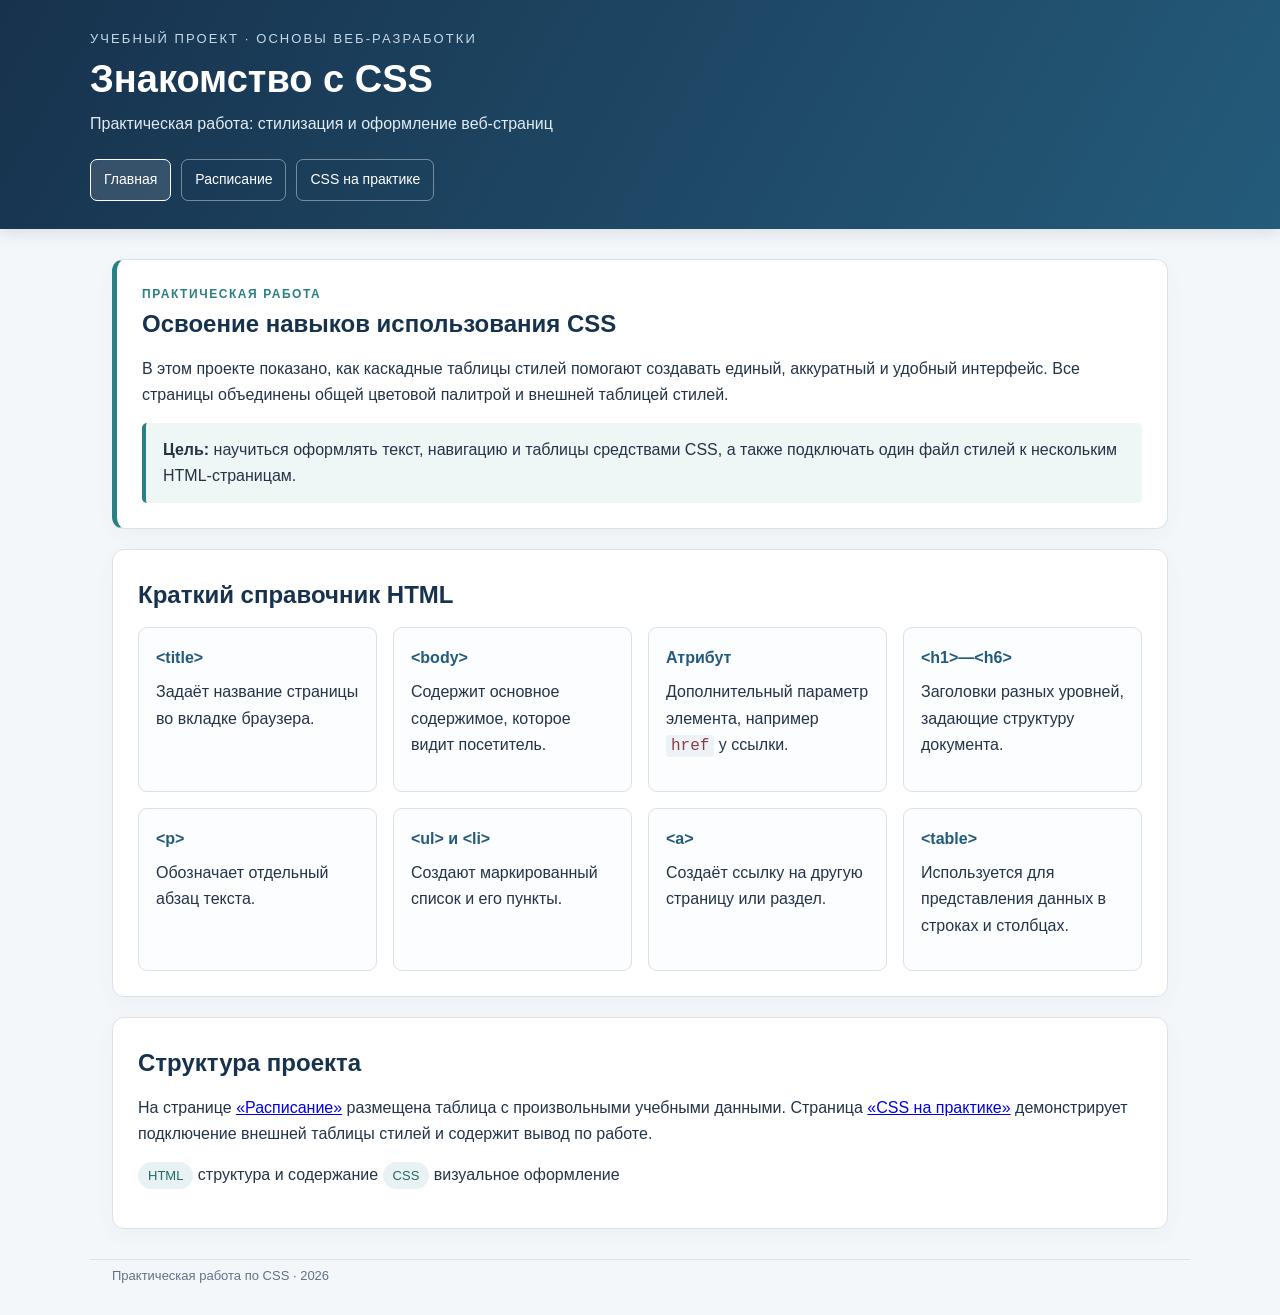
<file: index.html>
<!doctype html>
<html lang="ru">
<head><meta charset="utf-8"><meta name="viewport" content="width=device-width,initial-scale=1"><title>Практическая работа по CSS — Алексеева Анна</title><link rel="stylesheet" href="style.css"></head>
<body><header><div class="brand">Учебный проект · Основы веб-разработки</div><h1>Знакомство с CSS</h1><p>Практическая работа: стилизация и оформление веб-страниц</p><nav class="nav"><a class="active" href="index.html">Главная</a><a href="index01.html">Расписание</a><a href="index02.html">CSS на практике</a></nav></header>
<main><section class="hero"><div class="eyebrow">Практическая работа</div><h2>Освоение навыков использования CSS</h2><p>В этом проекте показано, как каскадные таблицы стилей помогают создавать единый, аккуратный и удобный интерфейс. Все страницы объединены общей цветовой палитрой и внешней таблицей стилей.</p><div class="note"><b>Цель:</b> научиться оформлять текст, навигацию и таблицы средствами CSS, а также подключать один файл стилей к нескольким HTML-страницам.</div></section>
<section class="card"><h2>Краткий справочник HTML</h2><div class="grid"><div class="term"><b>&lt;title&gt;</b><p>Задаёт название страницы во вкладке браузера.</p></div><div class="term"><b>&lt;body&gt;</b><p>Содержит основное содержимое, которое видит посетитель.</p></div><div class="term"><b>Атрибут</b><p>Дополнительный параметр элемента, например <code>href</code> у ссылки.</p></div><div class="term"><b>&lt;h1&gt;—&lt;h6&gt;</b><p>Заголовки разных уровней, задающие структуру документа.</p></div><div class="term"><b>&lt;p&gt;</b><p>Обозначает отдельный абзац текста.</p></div><div class="term"><b>&lt;ul&gt; и &lt;li&gt;</b><p>Создают маркированный список и его пункты.</p></div><div class="term"><b>&lt;a&gt;</b><p>Создаёт ссылку на другую страницу или раздел.</p></div><div class="term"><b>&lt;table&gt;</b><p>Используется для представления данных в строках и столбцах.</p></div></div></section>
<section class="card"><h2>Структура проекта</h2><p>На странице <a href="index01.html">«Расписание»</a> размещена таблица с произвольными учебными данными. Страница <a href="index02.html">«CSS на практике»</a> демонстрирует подключение внешней таблицы стилей и содержит вывод по работе.</p><p><span class="pill">HTML</span> структура и содержание <span class="pill">CSS</span> визуальное оформление</p></section></main><footer class="footer">Практическая работа по CSS · 2026</footer></body></html>
</file>
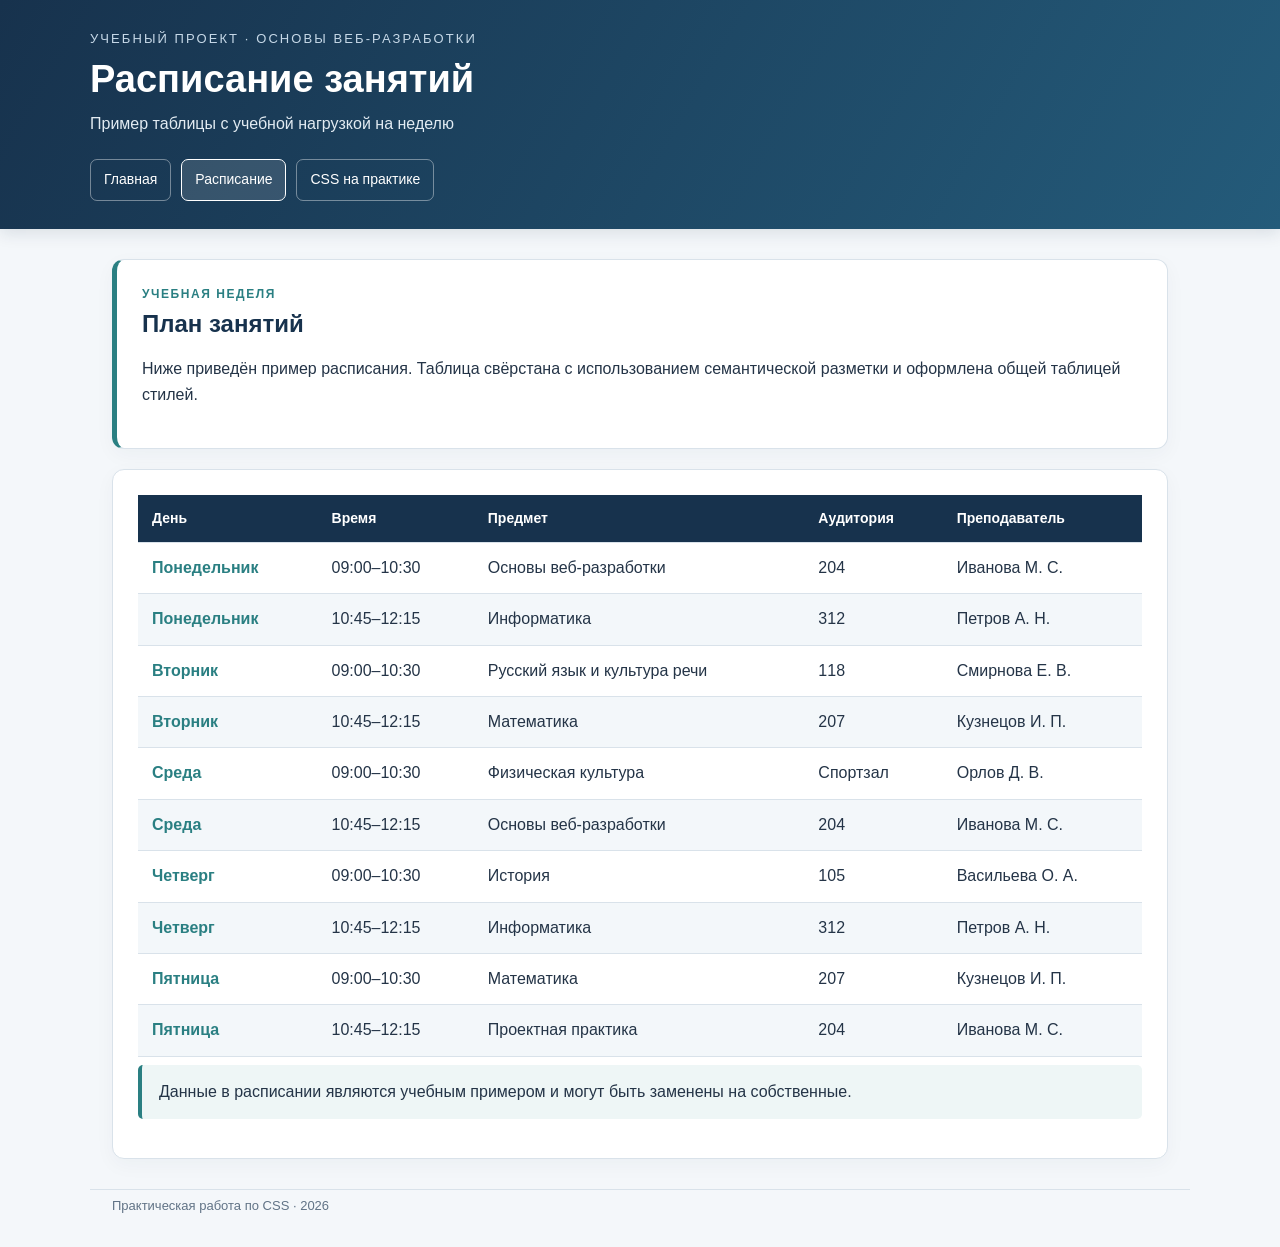
<file: index01.html>
<!doctype html>
<html lang="ru">
<head><meta charset="utf-8"><meta name="viewport" content="width=device-width,initial-scale=1"><title>Расписание занятий — Алексеева Анна</title><link rel="stylesheet" href="style.css"></head>
<body><header><div class="brand">Учебный проект · Основы веб-разработки</div><h1>Расписание занятий</h1><p>Пример таблицы с учебной нагрузкой на неделю</p><nav class="nav"><a href="index.html">Главная</a><a class="active" href="index01.html">Расписание</a><a href="index02.html">CSS на практике</a></nav></header>
<main><section class="hero"><div class="eyebrow">Учебная неделя</div><h2>План занятий</h2><p>Ниже приведён пример расписания. Таблица свёрстана с использованием семантической разметки и оформлена общей таблицей стилей.</p></section><section class="card"><div class="table-wrap"><table><thead><tr><th>День</th><th>Время</th><th>Предмет</th><th>Аудитория</th><th>Преподаватель</th></tr></thead><tbody>
<tr><td class="day">Понедельник</td><td>09:00–10:30</td><td>Основы веб-разработки</td><td>204</td><td>Иванова М. С.</td></tr><tr><td class="day">Понедельник</td><td>10:45–12:15</td><td>Информатика</td><td>312</td><td>Петров А. Н.</td></tr><tr><td class="day">Вторник</td><td>09:00–10:30</td><td>Русский язык и культура речи</td><td>118</td><td>Смирнова Е. В.</td></tr><tr><td class="day">Вторник</td><td>10:45–12:15</td><td>Математика</td><td>207</td><td>Кузнецов И. П.</td></tr><tr><td class="day">Среда</td><td>09:00–10:30</td><td>Физическая культура</td><td>Спортзал</td><td>Орлов Д. В.</td></tr><tr><td class="day">Среда</td><td>10:45–12:15</td><td>Основы веб-разработки</td><td>204</td><td>Иванова М. С.</td></tr><tr><td class="day">Четверг</td><td>09:00–10:30</td><td>История</td><td>105</td><td>Васильева О. А.</td></tr><tr><td class="day">Четверг</td><td>10:45–12:15</td><td>Информатика</td><td>312</td><td>Петров А. Н.</td></tr><tr><td class="day">Пятница</td><td>09:00–10:30</td><td>Математика</td><td>207</td><td>Кузнецов И. П.</td></tr><tr><td class="day">Пятница</td><td>10:45–12:15</td><td>Проектная практика</td><td>204</td><td>Иванова М. С.</td></tr></tbody></table></div><p class="note">Данные в расписании являются учебным примером и могут быть заменены на собственные.</p></section></main><footer class="footer">Практическая работа по CSS · 2026</footer></body></html>
</file>
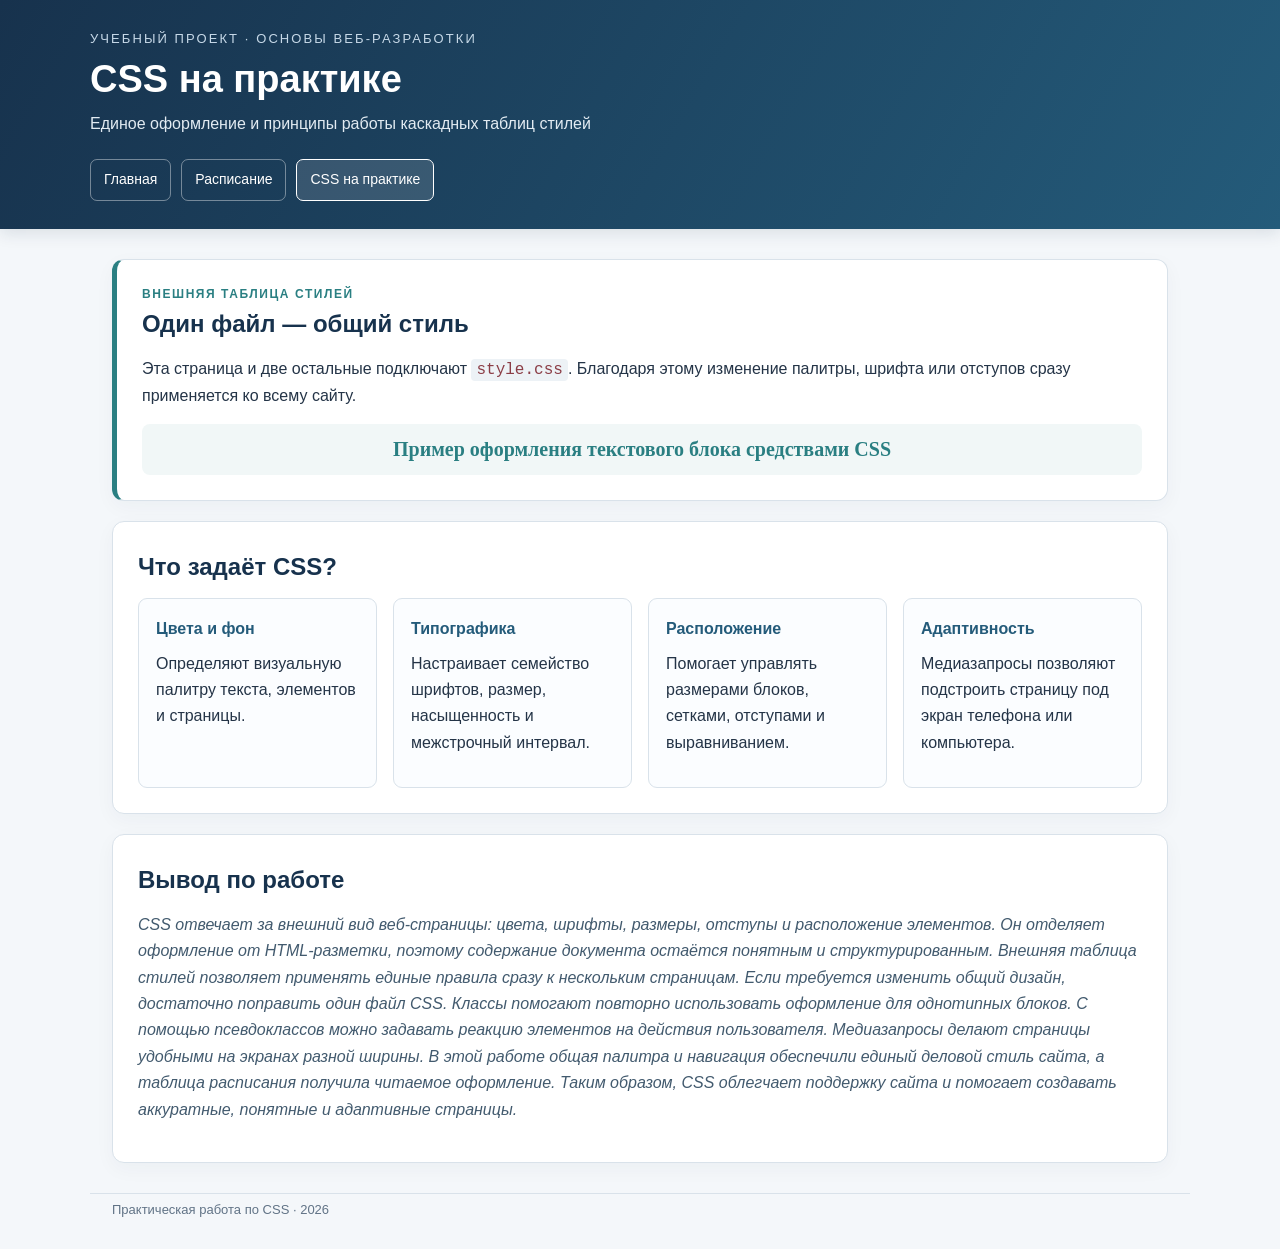
<file: index02.html>
<!doctype html>
<html lang="ru">
<head><meta charset="utf-8"><meta name="viewport" content="width=device-width,initial-scale=1"><title>CSS на практике — Алексеева Анна</title><link rel="stylesheet" href="style.css"></head>
<body><header><div class="brand">Учебный проект · Основы веб-разработки</div><h1>CSS на практике</h1><p>Единое оформление и принципы работы каскадных таблиц стилей</p><nav class="nav"><a href="index.html">Главная</a><a href="index01.html">Расписание</a><a class="active" href="index02.html">CSS на практике</a></nav></header>
<main><section class="hero"><div class="eyebrow">Внешняя таблица стилей</div><h2>Один файл — общий стиль</h2><p>Эта страница и две остальные подключают <code>style.css</code>. Благодаря этому изменение палитры, шрифта или отступов сразу применяется ко всему сайту.</p><div class="demo">Пример оформления текстового блока средствами CSS</div></section><section class="card"><h2>Что задаёт CSS?</h2><div class="grid"><div class="term"><b>Цвета и фон</b><p>Определяют визуальную палитру текста, элементов и страницы.</p></div><div class="term"><b>Типографика</b><p>Настраивает семейство шрифтов, размер, насыщенность и межстрочный интервал.</p></div><div class="term"><b>Расположение</b><p>Помогает управлять размерами блоков, сетками, отступами и выравниванием.</p></div><div class="term"><b>Адаптивность</b><p>Медиазапросы позволяют подстроить страницу под экран телефона или компьютера.</p></div></div></section><section class="card"><h2>Вывод по работе</h2><p class="conclusion">CSS отвечает за внешний вид веб-страницы: цвета, шрифты, размеры, отступы и расположение элементов. Он отделяет оформление от HTML-разметки, поэтому содержание документа остаётся понятным и структурированным. Внешняя таблица стилей позволяет применять единые правила сразу к нескольким страницам. Если требуется изменить общий дизайн, достаточно поправить один файл CSS. Классы помогают повторно использовать оформление для однотипных блоков. С помощью псевдоклассов можно задавать реакцию элементов на действия пользователя. Медиазапросы делают страницы удобными на экранах разной ширины. В этой работе общая палитра и навигация обеспечили единый деловой стиль сайта, а таблица расписания получила читаемое оформление. Таким образом, CSS облегчает поддержку сайта и помогает создавать аккуратные, понятные и адаптивные страницы.</p></section></main><footer class="footer">Практическая работа по CSS · 2026</footer></body></html>
</file>
<file: style.css>
/* Общая таблица стилей для трёх страниц практической работы */
:root{--navy:#17324d;--blue:#245b7a;--teal:#2a7f82;--paper:#f4f7fa;--ink:#243447;--muted:#617386;--line:#d9e2ea;--white:#fff;--gold:#e3b55b}
*{box-sizing:border-box}body{margin:0;background:var(--paper);color:var(--ink);font:16px/1.65 Arial, sans-serif}header{background:linear-gradient(120deg,var(--navy),var(--blue));color:white;padding:28px max(24px,calc((100% - 1100px)/2));box-shadow:0 4px 16px #142d421f}.brand{font-size:13px;letter-spacing:.16em;text-transform:uppercase;color:#c7d9e8}header h1{font-size:clamp(25px,4vw,38px);line-height:1.2;margin:8px 0}header p{margin:0;color:#e2ebf2}.nav{display:flex;gap:10px;flex-wrap:wrap;margin-top:22px}.nav a{color:white;text-decoration:none;border:1px solid #ffffff66;padding:8px 13px;border-radius:7px;font-size:14px}.nav a:hover,.nav a.active{background:#ffffff20;border-color:#fff}main{max-width:1100px;margin:30px auto;padding:0 22px}.hero,.card{background:var(--white);border:1px solid var(--line);border-radius:12px;padding:25px;margin-bottom:20px;box-shadow:0 6px 20px #18344b0a}.hero{border-left:5px solid var(--teal)}h2{color:var(--navy);margin:0 0 12px;font-size:24px}h3{color:var(--blue);margin:0 0 8px}p{margin:8px 0 14px}.eyebrow{font-size:12px;letter-spacing:.13em;text-transform:uppercase;color:var(--teal);font-weight:bold}.grid{display:grid;grid-template-columns:repeat(auto-fit,minmax(220px,1fr));gap:16px}.term{border:1px solid var(--line);border-radius:9px;padding:17px;background:#fbfdff}.term b{color:var(--blue)}.note{background:#eef6f6;border-left:4px solid var(--teal);padding:14px 17px;border-radius:5px}.table-wrap{overflow-x:auto}table{border-collapse:collapse;width:100%;background:#fff}th,td{padding:12px 14px;text-align:left;border-bottom:1px solid var(--line)}th{background:var(--navy);color:white;font-size:14px}tbody tr:nth-child(even){background:#f3f7fa}tbody tr:hover{background:#eaf3f5}.day{font-weight:bold;color:var(--teal);white-space:nowrap}.pill{display:inline-block;border-radius:99px;padding:3px 10px;background:#e8f2f4;color:#23676b;font-size:13px}code{background:#edf2f6;border-radius:4px;padding:2px 5px;color:#8b3d46}.demo{font:600 20px Georgia,serif;color:var(--teal);text-align:center;background:#f1f7f7;padding:14px;border-radius:8px}.conclusion{font-style:italic;color:#425a6e}.footer{max-width:1100px;margin:0 auto;padding:5px 22px 30px;color:var(--muted);font-size:13px;border-top:1px solid var(--line)}
@media(max-width:600px){header{padding:22px}.hero,.card{padding:19px}th,td{padding:9px}}
</file>
